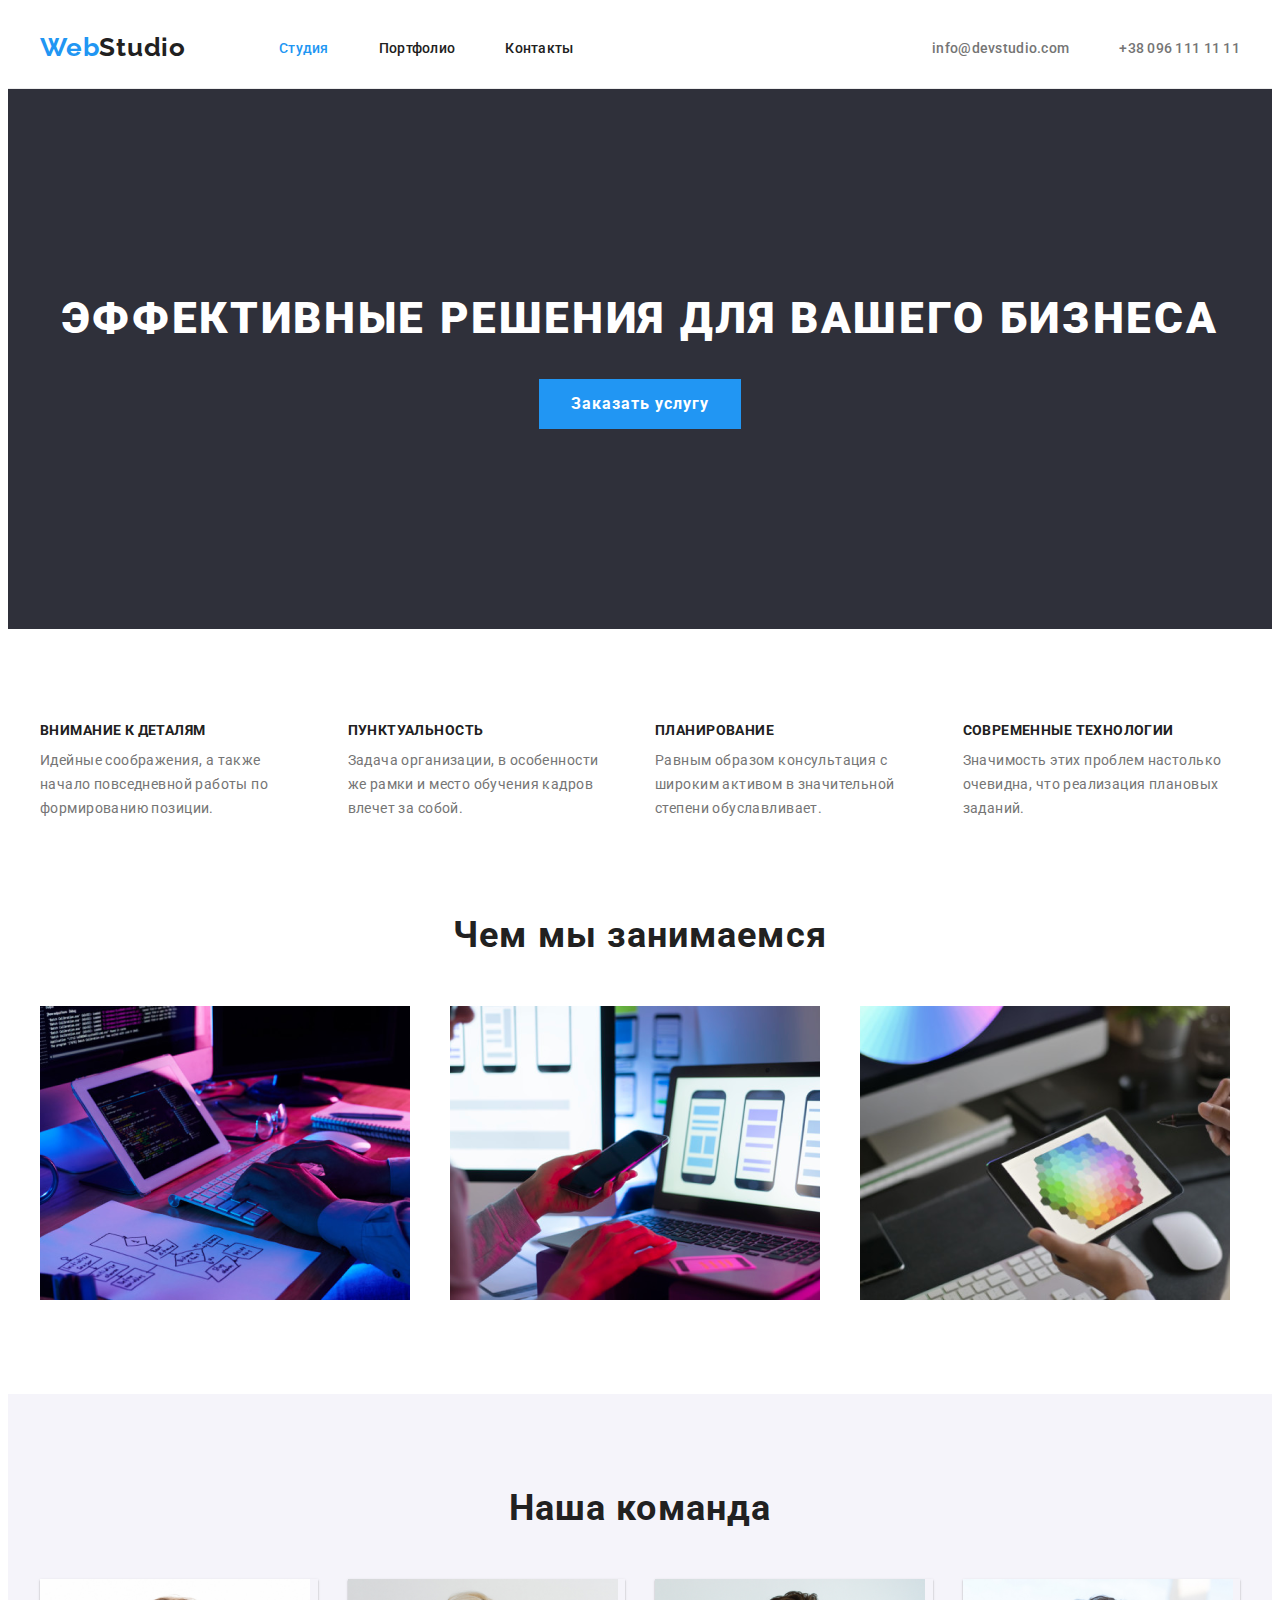
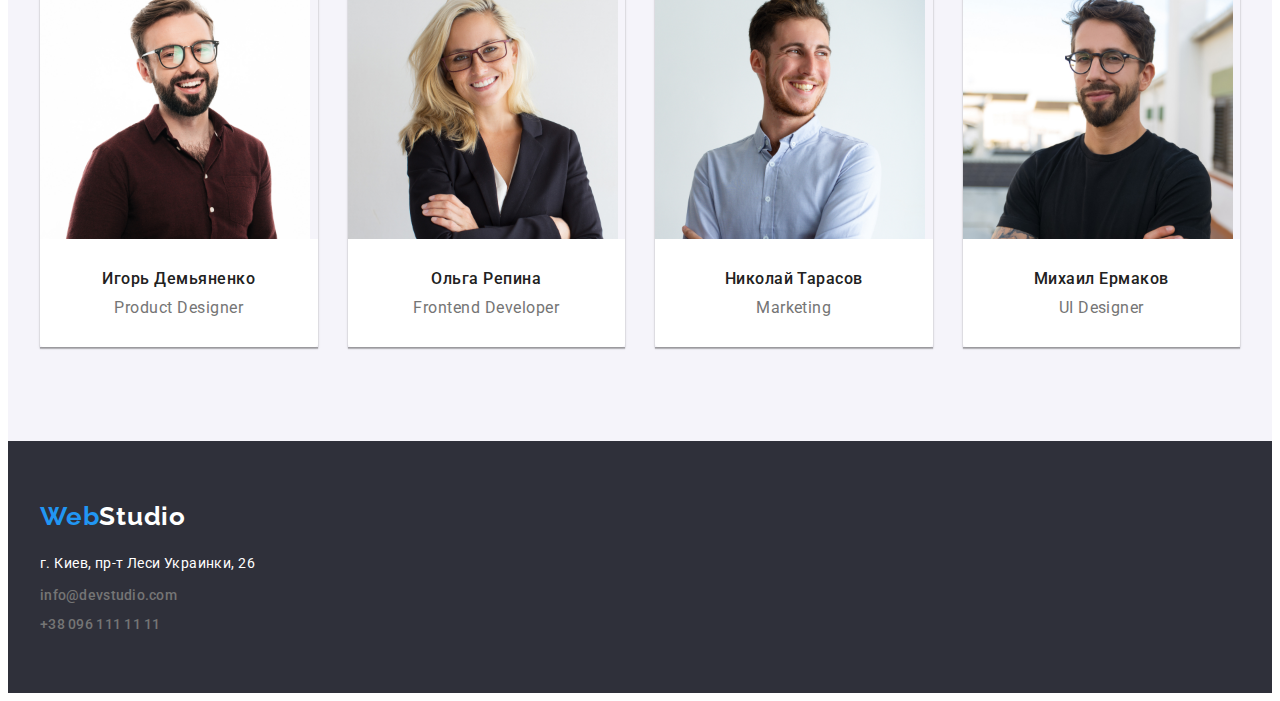
<file: index.html>
<!DOCTYPE html>
<html lang="ru">

<head>
    <meta charset='utf-8'>
    <meta http-equiv='X-UA-Compatible' content='IE=edge'>
    <meta name='viewport' content='width=device-width, initial-scale=1'>
    <title>Студия</title>
    <link rel="preconnect" href="https://fonts.gstatic.com">
    <link href="https://fonts.googleapis.com/css2?family=Raleway:wght@700&family=Roboto:wght@400;500;700;900&display=swap"
        rel="stylesheet">
    <link rel="stylesheet" href="https://cdnjs.cloudflare.com/ajax/libs/modern-normalize/1.0.0/modern-normalize.min.css" integrity="sha512-ISS7cAi1PEhQ8jnbJpJZMd29NlhNj4AWYyLOSp2CE/CsHxTCu+r+t0D2yoJudVrd0/8fTVPUVDzY5Tvli75u/g==" crossorigin="anonymous" />
    <link rel="stylesheet" href="./css/styles.css">

</head>
<body>
    <header class="header">
        <div class="container header-wrapper">
          <nav class="nav">
            <a class="logo link" href="" lang="en">Web<span class="studio">Studio</span></a>
             <ul class=" nav-list list">
                <li class="nav-item">
                    <a class="nav-list-link link current" href="">Студия</a>
                </li>
                <li class="nav-item">
                    <a class="nav-list-link link" href="./portfolio.html">Портфолио</a>
                </li>
                <li class="nav-item">
                    <a class="nav-list-link link" href="">Контакты</a>
                </li>
              </ul>
             </nav>
            <ul class="contact-list list">
            <li class="mail">
                <a class="contact-link link" href="mailto:info@devstudio.com">info@devstudio.com</a>
            </li>
            <li>
                <a class="contact-link link" href="tel:+380961111111">+38 096 111 11 11</a>
            </li>
            </ul>
        </div>
    </header>
    <main>
        <!--HERO-->
        <section class="hero">
            <div class="container">
            <h1 class="hero-title">Эффективные решения для вашего бизнеса</h1>
            <button class="modal-btn" type="button">Заказать услугу</button>
            </div>
        </section>
        <section class="qualities">
            <div class="container">
            <h2  class="visually-hidden">Характеристики</h2>
            <ul class="quality-list list">
                
                <li class="quality-item">
                    <h3 class="quality-title">Внимание к деталям</h3>
                    <p class="description">Идейные соображения, а также начало повседневной работы по формированию позиции.</p>
                <li class="quality-item">
                    <h3 class="quality-title">Пунктуальность</h3>
                    <p class="description">Задача организации, в особенности же рамки и место обучения кадров влечет за собой.</p>
                </li>
                <li class="quality-item">
                    <h3 class="quality-title">Планирование</h3>
                    <p class="description">Равным образом консультация с широким активом в значительной степени обуславливает.</p>
                </li>
                <li class="quality-item">
                    <h3 class="quality-title">Современные технологии</h3>
                    <p class="description">Значимость этих проблем настолько очевидна, что реализация плановых заданий.</p>
                </li>
            </ul>
            </div>
        </section>
        <section class="what-we-do">
            <div class="container">
            <h2 class="title">Чем мы занимаемся</h2>
            <ul class="gallery list">
                <li class="gallery-img">
                    <img src="./images/img1.jpg" alt="Планшет с клавиатурой" width="370" height="294">

                </li>
                <li class="gallery-img">
                    <img src="./images/img2.jpg" alt="Ноутбук" width="370" height="294"> 

                </li>
                <li class="gallery-img">
                    <img src="./images/img3.jpg" alt="Планшет" width="370" height="294">

                </li>
            </ul>
            </div>
        </section>

        <section class="team">
            <div class="container">
            <h2 class="title">Наша команда</h2>
            <ul class="team-list list">
               <li class="team-item">
                   <img src="./images/images-workers/igor.jpg" alt="мужчина" width="270" height="260">
                     <div class="team-person-wrapper">
                       <h3 class="person-title">Игорь Демьяненко</h3>
                       <p class="profession" lang="en">Product Designer</p>
                     </div>
               </li>
               <li class="team-item">
                   <img src="./images/images-workers/olga.jpg" alt="женщина" width="270" height="260">
                <div class="team-person-wrapper">
                   <h3 class="person-title">Ольга Репина</h3>
                   <p class="profession" lang="en">Frontend Developer</p>
                </div>
               </li>
               <li class="team-item">
                   <img src="./images/images-workers/nikolai.jpg" alt="мужчина" width="270" height="260">
                <div class="team-person-wrapper">
                   <h3 class="person-title">Николай Тарасов</h3>
                   <p class="profession" lang="en">Marketing</p>
                </div>
               </li>
               <li class="team-item">
                   <img src="./images/images-workers/michail.jpg" alt="мужчина" width="270" height="260">
                <div class="team-person-wrapper">
                   <h3 class="person-title">Михаил Ермаков</h3>
                   <p class="profession" lang="en">UI Designer</p>
                </div>
               </li>
            </ul>
            </div>
        </section>

    </main>

    <footer class="footer">
        <div class="container">
        <a class="logo link" href="" lang="en">Web<span class="studio-footer">Studio</span></a>
        <address class="address">
        <ul class="footer-list list">
            <li class="footer-list-item"> 
                <a class="address-link link" href="https://goo.gl/maps/Q8naEn8hM8jCAFG47" target="_blank" rel="noopener noreferrer">г. Киев, пр-т Леси Украинки, 26</a>
            </li>
            <li class="footer-list-item">
                <a class="contact-link link" href="mailto:info@devstudio.com">info@devstudio.com</a>
            </li>
            <li class="footer-list-item">
                <a class="contact-link link" href="tel:+380961111111">+38 096 111 11 11</a>
            </li>
        </ul>
        </address>
        </div>
        
    </footer>
    
</body>

</html>
</file>
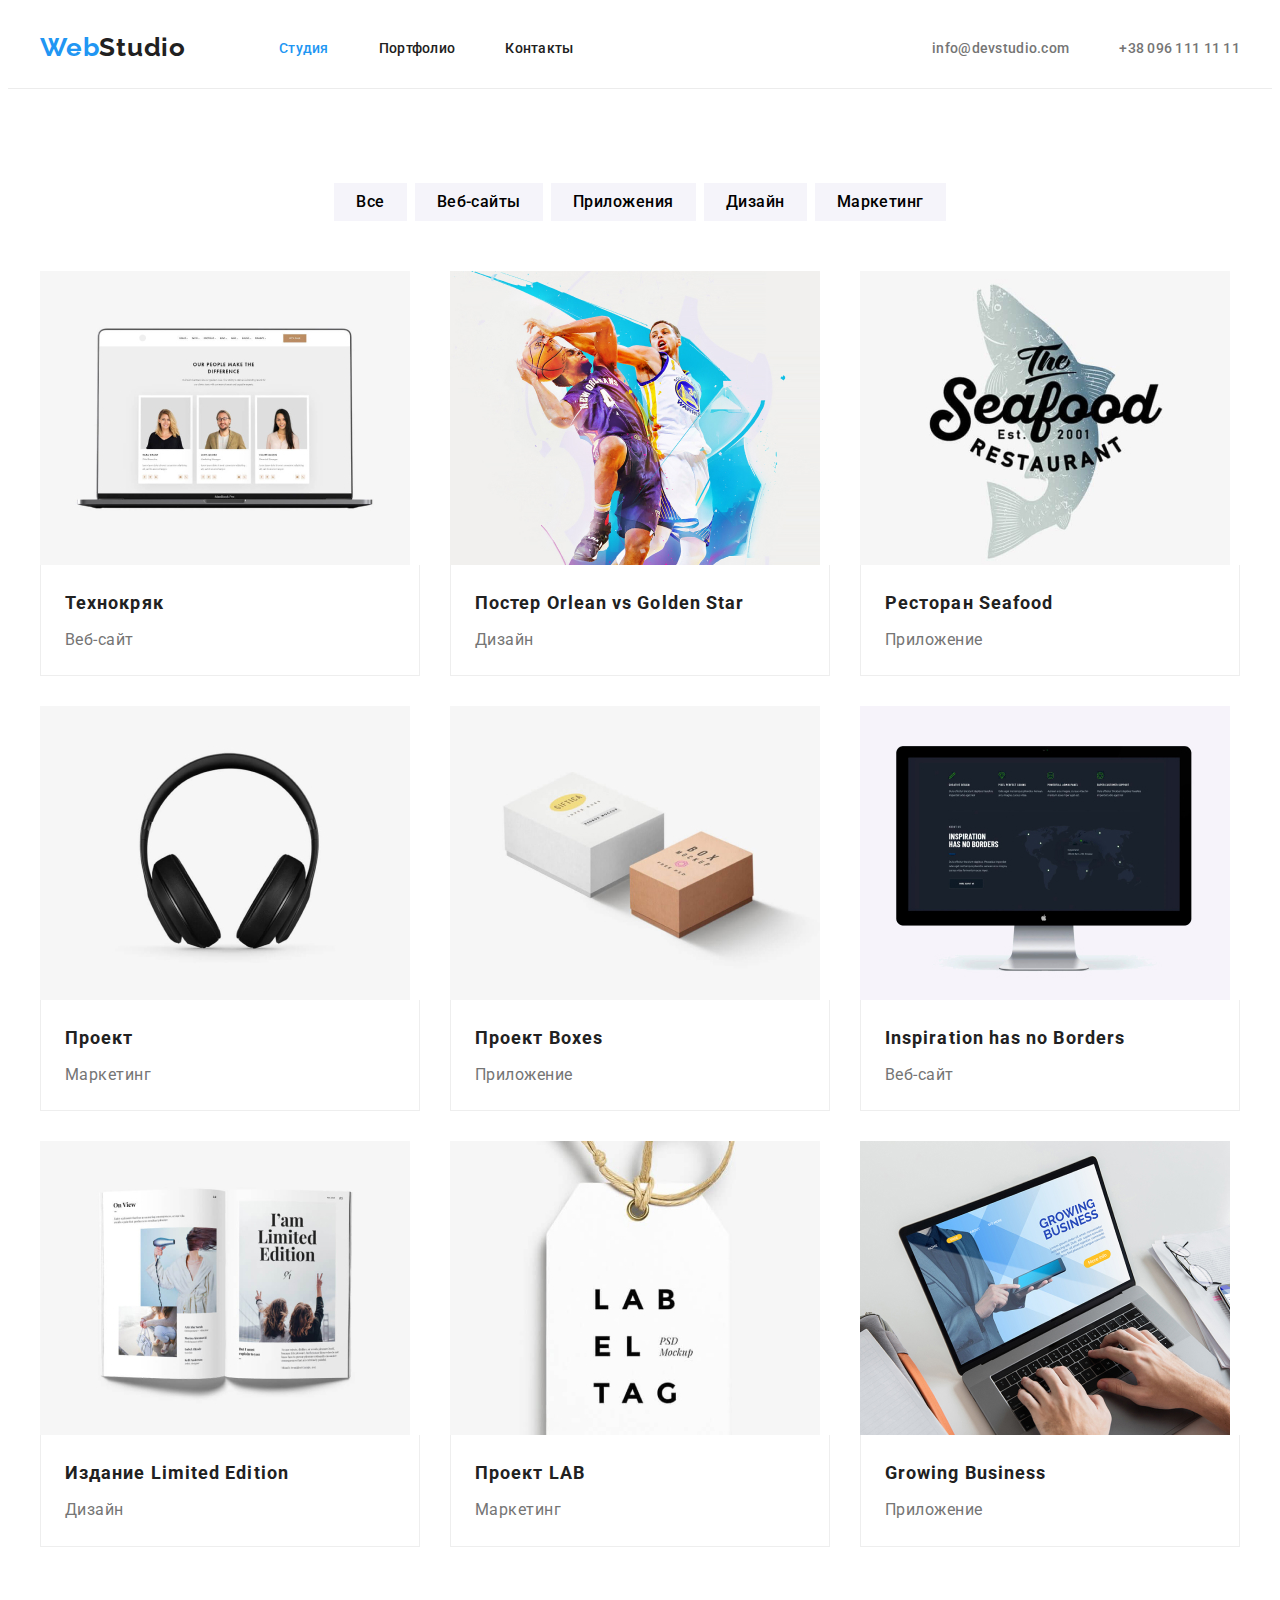
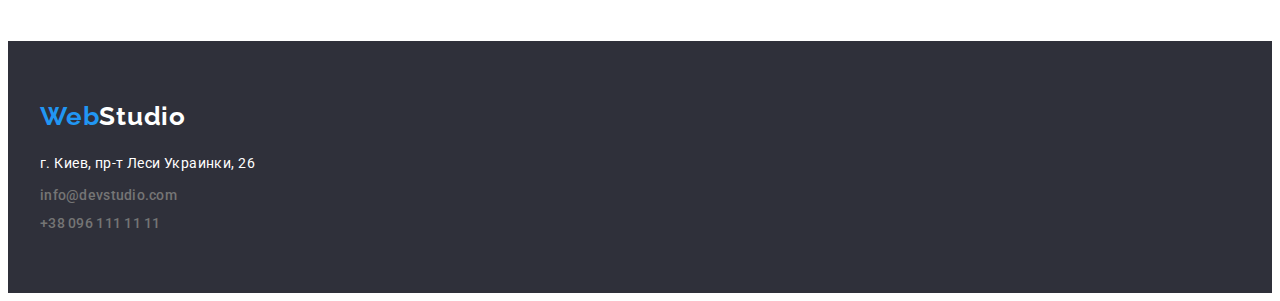
<file: portfolio.html>
<!DOCTYPE html>
<html lang="ru">

<head>
    <meta charset='utf-8'>
    <meta http-equiv='X-UA-Compatible' content='IE=edge'>
    <meta name='viewport' content='width=device-width, initial-scale=1'>
    <title>Портфолио</title>
    <link rel="preconnect" href="https://fonts.gstatic.com">
    <link
        href="https://fonts.googleapis.com/css2?family=Raleway:wght@700&family=Roboto:wght@400;500;700;900&display=swap"
        rel="stylesheet">
    <link rel="stylesheet" href="https://cdnjs.cloudflare.com/ajax/libs/modern-normalize/1.0.0/modern-normalize.min.css"
        integrity="sha512-ISS7cAi1PEhQ8jnbJpJZMd29NlhNj4AWYyLOSp2CE/CsHxTCu+r+t0D2yoJudVrd0/8fTVPUVDzY5Tvli75u/g=="
        crossorigin="anonymous" />
    <link rel="stylesheet" href="./css/styles.css">

</head>

<body>
<header class="header">
    <div class="container header-wrapper">
        <nav class="nav">
            <a class="logo link" href="" lang="en">Web<span class="studio">Studio</span></a>
            <ul class=" nav-list list">
                <li class="nav-item">
                    <a class="nav-list-link link current" href="">Студия</a>
                </li>
                <li class="nav-item">
                    <a class="nav-list-link link" href="./portfolio.html">Портфолио</a>
                </li>
                <li class="nav-item">
                    <a class="nav-list-link link" href="">Контакты</a>
                </li>
            </ul>
        </nav>
        <ul class="contact-list list">
            <li class="mail">
                <a class="contact-link link" href="mailto:info@devstudio.com">info@devstudio.com</a>
            </li>
            <li>
                <a class="contact-link link" href="tel:+380961111111">+38 096 111 11 11</a>
            </li>
        </ul>
    </div>
</header>

    <main>
       <section class="buttons">
           <div class="container">
            <h2 hidden>Кнопки</h2>
         <ul class="buttons-list list">
            <li class="portfolio-button-item"><button class="portfolio-btn" type="button">Все</button></li>
            <li class="portfolio-button-item"><button class="portfolio-btn" type="button">Веб-сайты</button></li>
            <li class="portfolio-button-item"><button class="portfolio-btn" type="button">Приложения</button></li>
            <li class="portfolio-button-item"><button class="portfolio-btn" type="button">Дизайн</button></li>
            <li class="portfolio-button-item"><button class="portfolio-btn" type="button">Маркетинг</button></li>
        </ul>
           

          <ul class="portfolio-cards list">
              <li class="portfolio-item"> 
                  <a class="link" href="">
                  <img src="./images/images-portfolio/img1.jpg" alt="Три фото" width="370" height="294">
                  <div class="portfolio-card-description">
                  <h3 class="portfolio-img-title">Технокряк</h3>
                  <p class="portfolio-img-description">Веб-сайт</p>
                  </div>
                </a>
              </li>
              <li class="portfolio-item">
                  <a class="link" href="">
                <img src="./images/images-portfolio/img2.jpg" alt="Баскетболисты" width="370" height="294">
                <div class="portfolio-card-description">
                <h3 class="portfolio-img-title">Постер <span class="en-language" lang="en"> Orlean vs Golden Star</span></h3>
                <p class="portfolio-img-description">Дизайн</p>
                </div>
                </a>
              </li>
              <li class="portfolio-item">
                  <a class="link" href="">
                <img src="./images/images-portfolio/img3.jpg" alt="Лого ресторана" width="370" height="294">
                <div class="portfolio-card-description">
                <h3 class="portfolio-img-title">Ресторан <span class="en-language" lang="en">Seafood</span></h3>
                <p class="portfolio-img-description">Приложение</p>
                </div>
                </a>
              </li>
              <li class="portfolio-item">
                  <a class="link" href="">
                <img src="./images/images-portfolio/img4.jpg" alt="Наушники" width="370" height="294">
                <div class="portfolio-card-description">
                <h3 class="portfolio-img-title">Проект <span class="en-language" lang="en"></span></h3>
                <p class="portfolio-img-description">Маркетинг</p>
                </div>
                </a>
              </li>
              <li class="portfolio-item">
                  <a class="link" href="">
                <img src="./images/images-portfolio/img5.jpg" alt="Две коробки" width="370" height="294">
                <div class="portfolio-card-description">
                <h3 class="portfolio-img-title">Проект <span class="en-language" lang="en">Boxes</span></h3>
                <p class="portfolio-img-description">Приложение</p>
                </div>
                </a>
              </li>
              <li class="portfolio-item">
                  <a class="link" href="">
                <img src="./images/images-portfolio/img6.jpg" alt="Монитор" width="370" height="294">
                <div class="portfolio-card-description">
                <h3 class="portfolio-img-title" lang="en">Inspiration has no Borders</h3>
                <p class="portfolio-img-description">Веб-сайт</p>
                </div>
                </a>
              </li>
              <li class="portfolio-item">
                  <a class="link" href="">
                <img src="./images/images-portfolio/img7.jpg" alt="Книга" width="370" height="294">
                    <div class="portfolio-card-description">
                <h3 class="portfolio-img-title">Издание <span class="en-language" lang="en">Limited Edition</span></h3>
                <p class="portfolio-img-description">Дизайн</p>
                    </div>
                </a>
              </li>
              <li class="portfolio-item">
                  <a class="link" href="">
                <img src="./images/images-portfolio/img8.jpg" alt="Этикетка" width="370" height="294">
                <div class="portfolio-card-description">
                <h3 class="portfolio-img-title">Проект <span class="en-language" lang="en">LAB</span></h3>
                <p class="portfolio-img-description">Маркетинг</p>
                </div>
                </a>
                
              </li>
              <li class="portfolio-item">
                  <a class="link" href="">
                <img src="./images/images-portfolio/img9.jpg" alt="Руки  печатают на ноутбуке" width="370" height="294">
                <div class="portfolio-card-description">
                <h3 class="portfolio-img-title" lang="en">Growing Business</h3>
                <p class="portfolio-img-description">Приложение</p>
                </div>
                </a>
              </li>
        </ul>
           </div>
      </section>
    </main>

    <footer class="footer">
        <div class="container">
        <a class="logo link" href="" lang="en">Web<span class="studio-footer">Studio</span></a>
        <address class="address">
            <ul class="footer-list list">
                <li class="footer-list-item">
                    <a class="address-link link" href="https://goo.gl/maps/Q8naEn8hM8jCAFG47" target="_blank"
                        rel="noopener noreferrer">г. Киев, пр-т Леси Украинки, 26</a>
                </li>
                <li class="footer-list-item">
                    <a class="contact-link link" href="mailto:info@devstudio.com">info@devstudio.com</a>
                </li>
                <li class="footer-list-item">
                    <a class="contact-link link" href="tel:+380961111111">+38 096 111 11 11</a>
                </li>
            </ul>
        </address>
        </div>
    </footer>
    
    </body>
    
    </html>
</file>
<file: css/styles.css>
:root {
  --main-font: "Roboto", sans-serif;
  --secondary-font: "Raleway", sans-serif;
  --accent-color: #2196f3;
  --color: #212121;
  --background: #ffffff;
  --contact-link-color: rgba(255, 255, 255, 0.6);
  --hero-background-color:  #2f303a;
  --description-color:  #757575;
  --team-background: #F5F4FA;
  --header-border-color:  #ececec;
  --portfolio-border-color: #EEEEEE;
}

body {
  font-family: var(--main-font);
  color: var(--color);
}

h1,
h2,
h3,
h4,
h5,
h6,
p {
  margin: 0;
}

ul,
ol {
  margin: 0;
  padding: 0;
}

img {
  display: block;
}

.link {
  text-decoration: none;
  color: inherit;
}

.list {
  list-style: none;
}

.address {
  font-style: normal;
}

.img {
  display: block;
}  


.visually-hidden {
  position: absolute !important;
  clip: rect(1px 1px 1px 1px); /* IE6, IE7 */
  clip: rect(1px, 1px, 1px, 1px);
  padding: 0 !important;
  border: 0 !important;
  height: 1px !important;
  width: 1px !important;
  overflow: hidden;
}

.container {
  width: 1200px;
  margin: 0 auto;
  padding-left: 15px;
  padding-right: 15px;
}


/*============ HEADER ===========*/

/*.header {
  background: var(--background);
  display: flex;
  align-items: center;
}*/

.header.container {
  background: var(--background);
  display: flex
  align-items: center;

}

.header-wrapper {
  display: flex;
  align-items: center;
 
  
}

.header {
  border-bottom: 1px solid var(--header-border-color);
}


.nav{
  display: flex;
  align-items: center ;
}

.logo {
  font-family: var(--secondary-font);
  font-weight: 700;
  font-size: 26px;
  line-height: 1.19;
  letter-spacing: 0.03em;
  color: var(--accent-color);

}

.header .logo {
  padding-top: 24px;
  padding-bottom: 25px;
  margin-right: 93px ;
}


.studio {
  color: var(--color);
}

.nav-list{
  display: flex;
  align-items: center;
}

.contact-list{
  display: flex;
  margin-left: auto;
}

.mail{
  margin-right: 50px;
}

.nav-list-link {
  font-weight: 500;
  font-size: 14px;
  line-height: 1.14;
  padding-top: 32px;
  padding-bottom: 32px;
  letter-spacing: 0.02em;
  color: var(--color);
}

.nav-list-link:hover,
.nav-list-link:focus {
  color: var(--accent-color);
}

.nav-item:not(:last-child) {
  margin-right: 50px;
}
.current{
  color: var(--accent-color);
}

.contact-link {
  font-weight: 500;
  font-size: 14px;
  line-height: 1.33;
  letter-spacing: 0.02em;
  color: var(--description-color);
  padding-top: 32px;
  padding-bottom: 32px;
}


.contact-link:hover,
.contact-link:focus {
  color: var(--accent-color);
}



/*============ END-HEADER ===========*/

/*============ HERO ===========*/

.hero .container {
  width: 1200px;
  margin: 0 auto;
  padding-left: 15px;
  padding-right: 15px;

}

.hero {
  background: var(--hero-background-color);
  text-align: center;
  padding-top: 200px;
  padding-bottom: 200px;
  
}

.modal-btn {
  font-weight: 700;
  font-size: 16px;
  font-family: inherit;
  line-height: 1.9;
  letter-spacing: 0.06em;
  cursor: pointer;
  color: var(--background);
  background: var(--accent-color);
  border: 0px;
  min-width: 200px;
  padding: 10px 32px;
}

.hero-title {
  font-weight: 900;
  font-size: 44px;
  line-height: 1.36;
  text-align: center;
  letter-spacing: 0.06em;
  text-transform: uppercase;
  color: var(--background);
  margin-bottom: 30px; 
}

.what-we-do {
 padding-top: 47px;
 padding-bottom: 94px;
}



.gallery {
  display: flex;
  align-items: center;
  flex-wrap: wrap;
  margin-top: -30px;
  margin-left: -30px;
}


.gallery-img {
  flex-basis: calc(100% / 3 - 30px);
  margin-left: 30px;
  margin-top: 30px;
}

/*============ END-HERO===========*/

/*============ QUALITIES ===========*/

.qualities {
  padding-top: 94px;
  padding-bottom: 47px;

}

.quality-title {
  font-weight: 700;
  font-size: 14px;
  line-height: 1.14;
  letter-spacing: 0.03em;
  text-transform: uppercase;
  margin-bottom: 10px;
  color: var(--color);
}

.quality-item {
  flex-basis: calc(100% / 4 - 30px);
  margin-left: 30px;
  margin-top: 30px;
}


.description {
  font-size: 14px;
  line-height: 1.71;
  letter-spacing: 0.03em;
  color: var(--description-color);
  width: 270px;
}


.quality-list {
  display: flex;
  align-items: center;
  margin-left: -30px;
  margin-top: -30px;
}

/*============ END-QUALITIES ===========*/

.title {
  font-weight: 700;
  font-size: 36px;
  line-height: 1.14;
  text-align: center;
  letter-spacing: 0.03em;
  margin-bottom: 50px;
}

/*============ TEAM ===========*/
.team {
  background: var(--team-background);
  padding-top: 94px;
  padding-bottom: 94px;
}

.team-list {
  display: flex;
  flex-wrap: wrap;
  text-align: center;
  margin-left: -30px;
  margin-top: -30px;
}

.team-item {
  flex-basis: calc(100% / 4 - 30px);
  margin-left: 30px;
  margin-top: 30px;
  box-shadow: 0px 1px 3px rgba(0, 0, 0, 0.12), 0px 1px 1px rgba(0, 0, 0, 0.14),
    0px 2px 1px rgba(0, 0, 0, 0.2);
}

.person-title {
  font-weight: 500;
  font-size: 16px;
  line-height: 1.19;
  letter-spacing: 0.03em;
  margin-bottom: 10px;
}

.profession {
  font-size: 16px;
  line-height: 1.19;
  letter-spacing: 0.03em;
  color: var(--description-color);
}

.team-person-wrapper {
  padding-top: 30px;
  padding-right: 15px;
  padding-bottom: 30px;
  padding-left: 15px;
  background-color: var(--background);
  border-radius: 0px 0px 4px 4px;
}

/*============ END-TEAM ===========*/

/*============ FOOTER ===========*/

.studio-footer{
    background: var(--hero-background-color);
    color: var(--background);

}
.footer {
  background: var(--hero-background-color);
  padding: 60px 0px;
}

.footer-list-item:not(:last-child) {
  margin-bottom: 9px;
}

.footer .address {
  margin-top: 20px;
}

.address-link {
  font-size: 14px;
  line-height: 1.71;
  letter-spacing: 0.03em;
  color: var(--background);
}

.address-link:hover,
.address-link:focus {
  color: var(--accent-color);
}

.address {
  display: flex;
  flex-direction: column;
}

/*============ END FOOTER ===========*/

/*============ PORTFOLIO ===========*/

.portfolio-btn {
  font-weight: 500;
  font-size: 16px;
  font-family: inherit;
  line-height: 1.63;
  text-align: center;
  letter-spacing: 0.03em;
  cursor: pointer;
  border: 0px;
  background: var(--team-background);
  padding: 6px 22px;
 
}

.portfolio-button-item {
 margin-left: 8px;

}


.portfolio-btn:hover,
.portfolio-btn:focus {
  color: var(--background);
  background: var(--accent-color);
}

.buttons-list {
  display: flex;
  flex-direction: row;
  justify-content: center;
  margin-bottom: 50px;
  margin-left: -8px;
}

.buttons {
  padding-bottom: 94px;
  padding-top: 94px;
}


.portfolio-img-title {
  font-weight: 700;
  font-size: 18px;
  line-height: 2;
  letter-spacing: 0.06em;
  color: var(--color);
  margin-bottom: 4px;
}

.portfolio-img-description {
  font-size: 16px;
  line-height: 1.89;
  letter-spacing: 0.03em;
  color: var(--description-color);
}

.portfolio-cards {
  display: flex;
  flex-wrap: wrap;
  margin-left: -30px;
  margin-top: -30px;
}

.portfolio-item {
 flex-basis: calc(100% / 3 - 30px);
  margin-left: 30px;
  margin-top: 30px;
}


.portfolio-card-description {
  background: var(--background);
  border-right: 1px solid var(--portfolio-border-color);
  border-bottom: 1px solid var(--portfolio-border-color);
  border-left: 1px solid var(--portfolio-border-color);
  box-sizing: border-box;
  padding: 20px 24px;
}
/*============ END PORTFOLIO ===========*/
</file>
